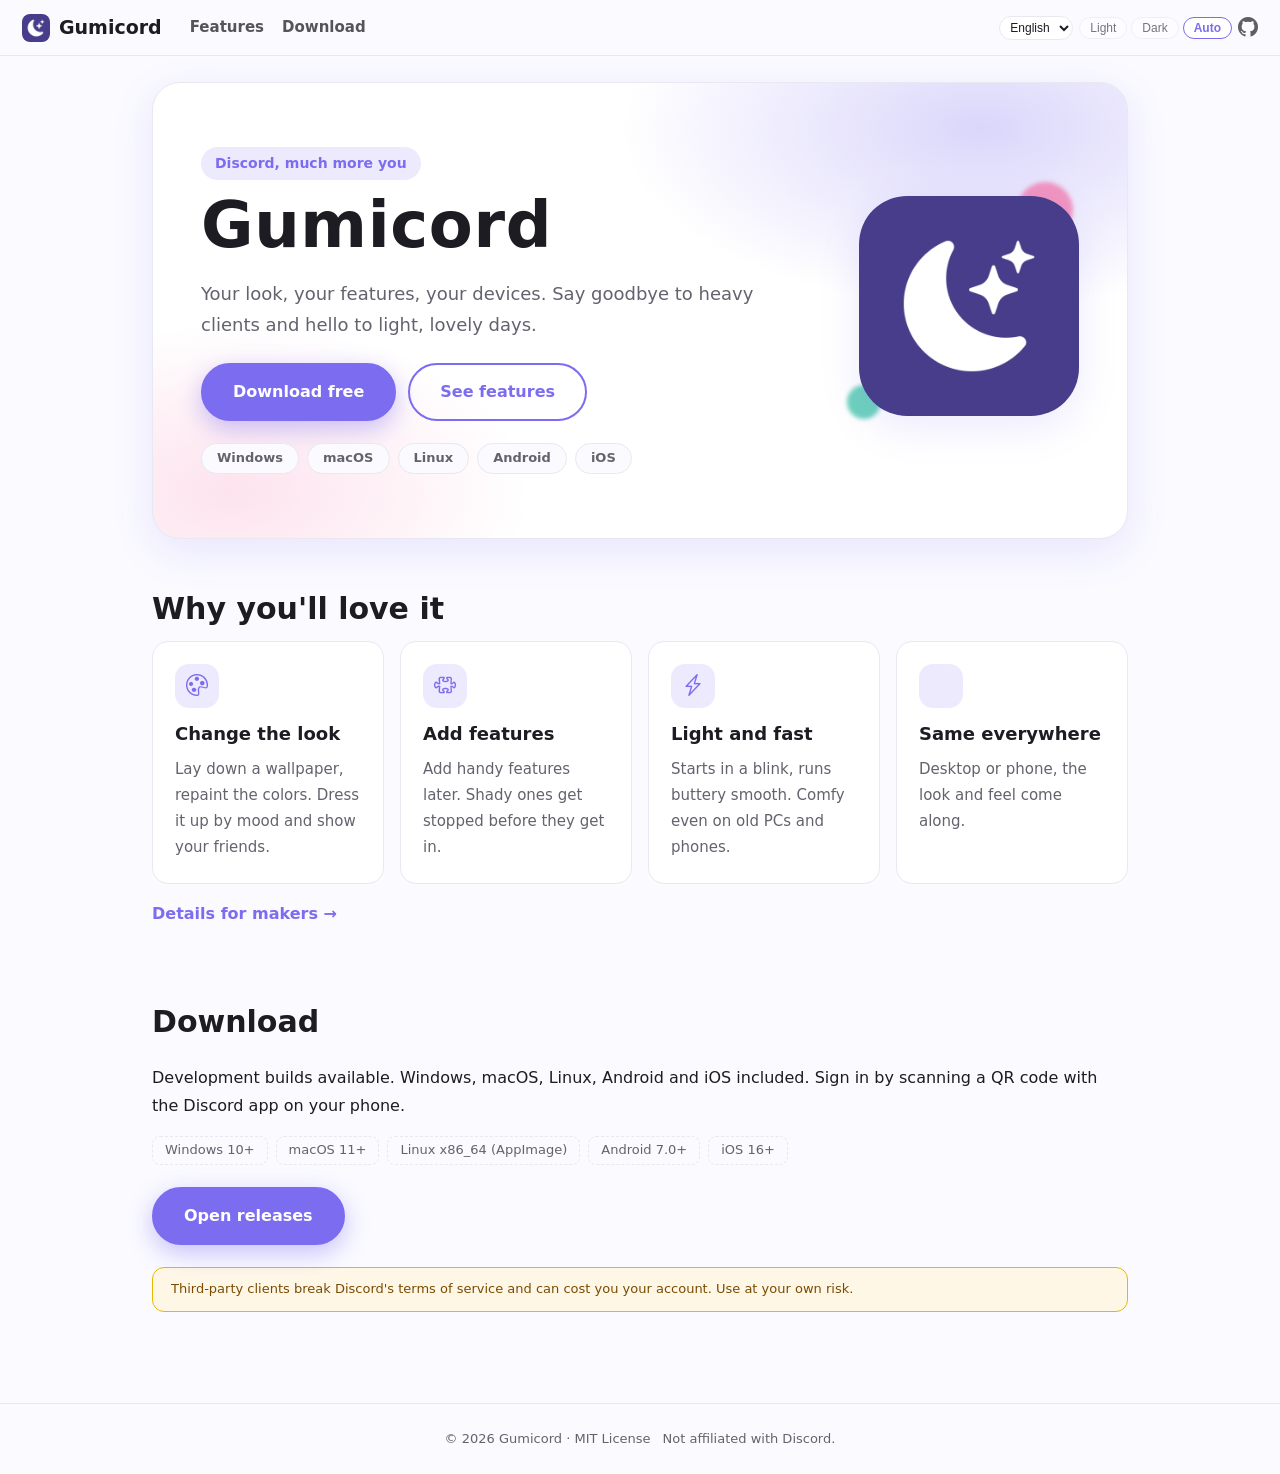
<file: index.html>
<!DOCTYPE html>
<html lang="en" data-theme="light">
<head>
  <meta charset="UTF-8">
  <title>Gumicord — Discord, much more you</title>
  <meta name="viewport" content="width=device-width, initial-scale=1.0">
  <meta name="description" content="Gumicord is a customizable Discord client with themes and plugins. Windows, macOS, Linux, Android and iOS supported.">
  <link rel="canonical" href="https://gumicord.github.io/">
  <link rel="alternate" hreflang="en" href="https://gumicord.github.io/">
  <link rel="alternate" hreflang="ja" href="https://gumicord.github.io/ja/">
  <link rel="alternate" hreflang="x-default" href="https://gumicord.github.io/">
  <meta property="og:type" content="website">
  <meta property="og:site_name" content="Gumicord">
  <meta property="og:title" content="Gumicord — Discord, much more you">
  <meta property="og:description" content="A Discord client you raise with themes and plugins. Windows, macOS, Linux, Android and iOS supported.">
  <meta property="og:url" content="https://gumicord.github.io/">
  <meta property="og:image" content="https://gumicord.github.io/assets/app-icon-desktop.png">
  <meta property="og:locale" content="en_US">
  <meta name="twitter:card" content="summary">
  <meta name="twitter:title" content="Gumicord — Discord, much more you">
  <meta name="twitter:description" content="A Discord client you raise with themes and plugins. Windows, macOS, Linux, Android and iOS supported.">
  <meta name="twitter:image" content="https://gumicord.github.io/assets/app-icon-desktop.png">
  <meta name="theme-color" content="#7c6cf0">
  <meta name="color-scheme" content="light dark">
  <link rel="icon" href="assets/app-icon-desktop.png">
  <link rel="stylesheet" href="https://cdn.jsdelivr.net/npm/bootstrap-icons@1/font/bootstrap-icons.min.css">
  <link rel="stylesheet" href="css/styles.css">
</head>
<body>
  <header class="top">
    <a class="brand" href="#top">
      <img src="assets/app-icon-desktop.png" alt="" width="28" height="28">
      <span>Gumicord</span>
    </a>
    <nav class="links">
      <a href="#features">Features</a>
      <a href="#download">Download</a>
    </nav>
    <div class="controls">
      <select id="lang-select" aria-label="Language">
        <option value="ja">日本語</option>
        <option value="en" selected>English</option>
      </select>
      <div class="theme-switch" role="group" aria-label="Color theme">
        <button type="button" data-mode="light" aria-pressed="false">Light</button>
        <button type="button" data-mode="dark" aria-pressed="false">Dark</button>
        <button type="button" data-mode="auto" aria-pressed="true">Auto</button>
      </div>
      <a class="github-mark" href="https://github.com/gumicord/gumicord" target="_blank" rel="noopener" aria-label="GitHub repository">
        <i class="bi bi-github" style="font-size: 20px;"></i>
      </a>
    </div>
  </header>

  <main id="top">
    <section class="hero">
      <div class="hero-inner">
        <div class="hero-copy">
          <p class="eyebrow">Discord, much more you</p>
          <h1>Gumicord</h1>
          <p class="tagline">Your look, your features, your devices. Say goodbye to heavy clients and hello to light, lovely days.</p>
          <div class="cta">
            <a class="btn primary" href="https://github.com/gumicord/gumicord-nightly/releases">Download free</a>
            <a class="btn ghost" href="#features">See features</a>
          </div>
          <ul class="platforms" aria-label="Platforms">
            <li>Windows</li><li>macOS</li><li>Linux</li><li>Android</li><li>iOS</li>
          </ul>
        </div>
        <div class="hero-art" aria-hidden="true">
          <div class="orb orb-a"></div>
          <div class="orb orb-b"></div>
          <img src="assets/app-icon-desktop.png" alt="">
        </div>
      </div>
    </section>

    <section id="features" class="block">
      <h2>Why you'll love it</h2>
      <div class="grid">
        <article>
          <div class="icon"><i class="bi bi-palette"></i></div>
          <h3>Change the look</h3>
          <p>Lay down a wallpaper, repaint the colors. Dress it up by mood and show your friends.</p>
        </article>
        <article>
          <div class="icon"><i class="bi bi-puzzle"></i></div>
          <h3>Add features</h3>
          <p>Add handy features later. Shady ones get stopped before they get in.</p>
        </article>
        <article>
          <div class="icon"><i class="bi bi-lightning-charge"></i></div>
          <h3>Light and fast</h3>
          <p>Starts in a blink, runs buttery smooth. Comfy even on old PCs and phones.</p>
        </article>
        <article>
          <div class="icon"><i class="bi bi-devices"></i></div>
          <h3>Same everywhere</h3>
          <p>Desktop or phone, the look and feel come along.</p>
        </article>
      </div>
      <p class="more"><a href="https://gumicord.github.io/api-docs/">Details for makers →</a></p>
    </section>

    <section id="download" class="block">
      <h2>Download</h2>
      <p>Development builds available. Windows, macOS, Linux, Android and iOS included. Sign in by scanning a QR code with the Discord app on your phone.</p>
      <ul class="reqs">
        <li>Windows 10+</li><li>macOS 11+</li><li>Linux x86_64 (AppImage)</li><li>Android 7.0+</li><li>iOS 16+</li>
      </ul>
      <div class="cta">
        <a class="btn primary" href="https://github.com/gumicord/gumicord-nightly/releases">Open releases</a>
      </div>
      <p class="warn small">Third-party clients break Discord's terms of service and can cost you your account. Use at your own risk.</p>
    </section>
  </main>

  <footer>
    <span>© 2026 Gumicord · MIT License</span>
    <span class="disclaimer">Not affiliated with Discord.</span>
  </footer>

  <script src="js/app.js"></script>
</body>
</html>
</file>
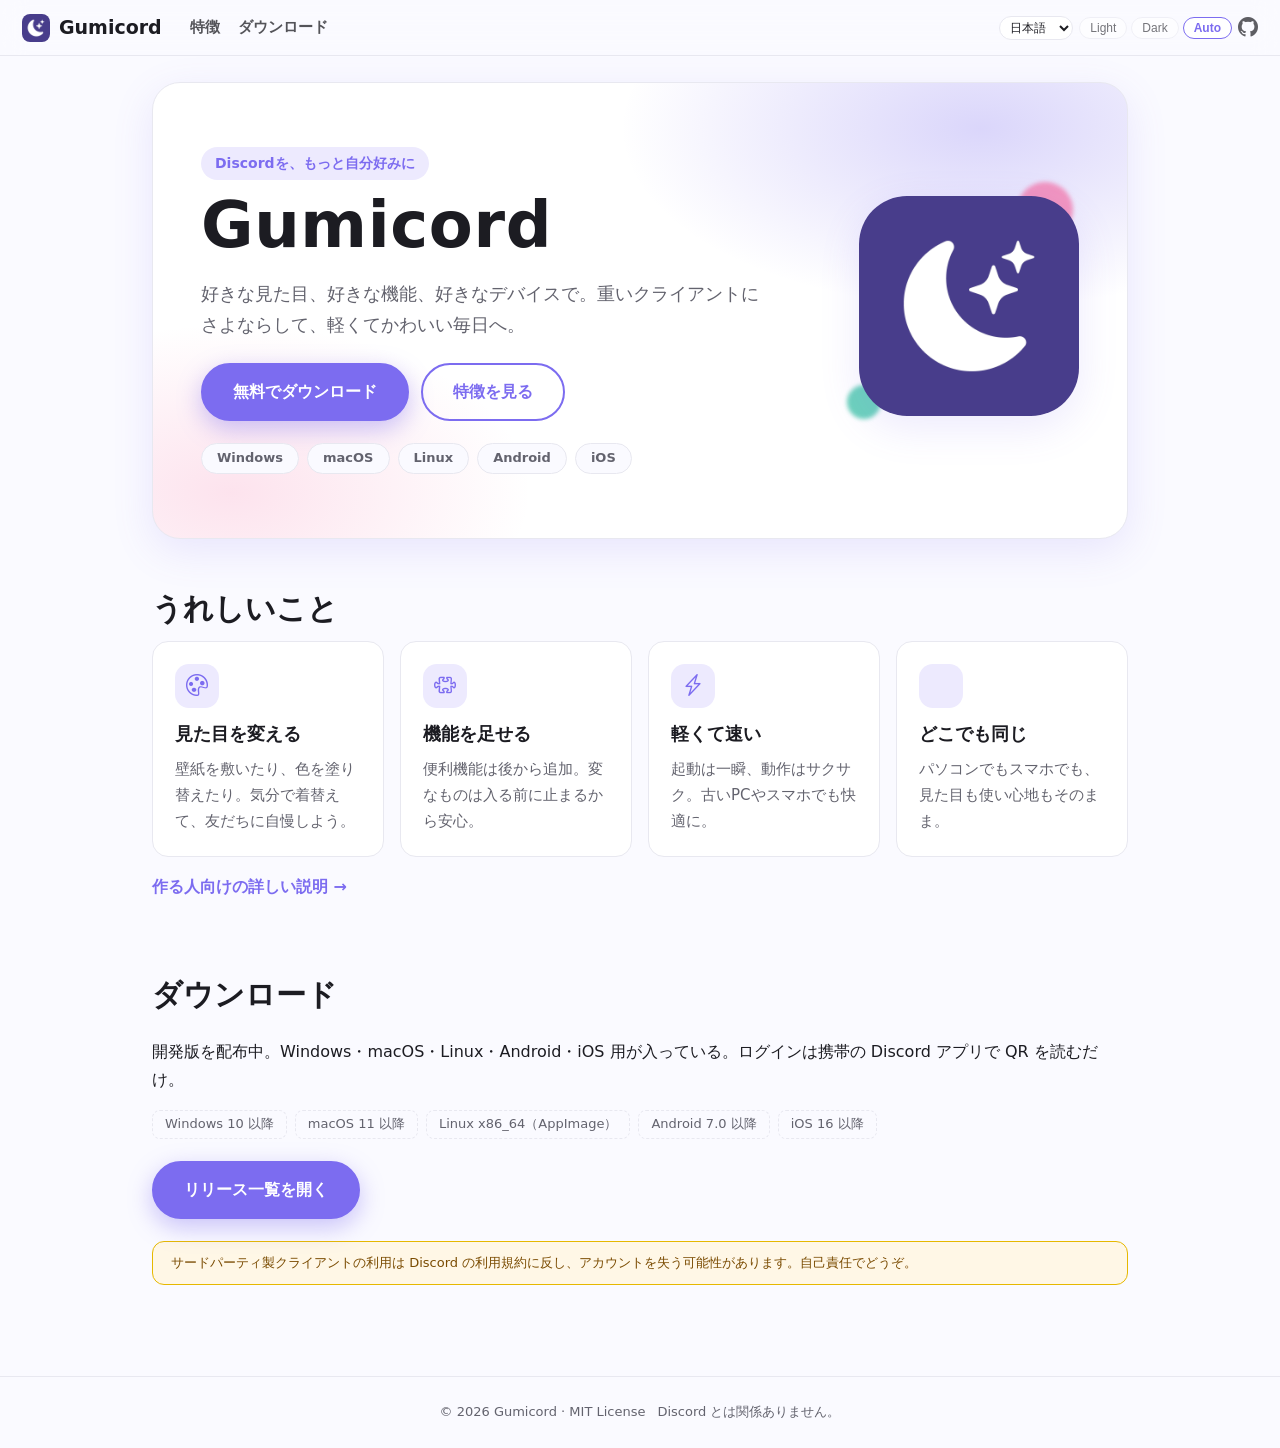
<file: ja/index.html>
<!DOCTYPE html>
<html lang="ja" data-theme="light">
<head>
  <meta charset="UTF-8">
  <title>Gumicord — Discordを、もっと自分好みに</title>
  <meta name="viewport" content="width=device-width, initial-scale=1.0">
  <meta name="description" content="Gumicord はテーマとプラグインで自分好みに育てる Discord クライアント。Windows・macOS・Linux・Android・iOS に対応。">
  <link rel="canonical" href="https://gumicord.github.io/ja/">
  <link rel="alternate" hreflang="en" href="https://gumicord.github.io/">
  <link rel="alternate" hreflang="ja" href="https://gumicord.github.io/ja/">
  <link rel="alternate" hreflang="x-default" href="https://gumicord.github.io/">
  <meta property="og:type" content="website">
  <meta property="og:site_name" content="Gumicord">
  <meta property="og:title" content="Gumicord — Discordを、もっと自分好みに">
  <meta property="og:description" content="テーマとプラグインで育てる Discord クライアント。Windows・macOS・Linux・Android・iOS に対応。">
  <meta property="og:url" content="https://gumicord.github.io/ja/">
  <meta property="og:image" content="https://gumicord.github.io/assets/app-icon-desktop.png">
  <meta property="og:locale" content="ja_JP">
  <meta name="twitter:card" content="summary">
  <meta name="twitter:title" content="Gumicord — Discordを、もっと自分好みに">
  <meta name="twitter:description" content="テーマとプラグインで育てる Discord クライアント。Windows・macOS・Linux・Android・iOS に対応。">
  <meta name="twitter:image" content="https://gumicord.github.io/assets/app-icon-desktop.png">
  <meta name="theme-color" content="#7c6cf0">
  <meta name="color-scheme" content="light dark">
  <link rel="icon" href="../assets/app-icon-desktop.png">
  <link rel="stylesheet" href="https://cdn.jsdelivr.net/npm/bootstrap-icons@1/font/bootstrap-icons.min.css">
  <link rel="stylesheet" href="../css/styles.css">
</head>
<body>
  <header class="top">
    <a class="brand" href="#top">
      <img src="../assets/app-icon-desktop.png" alt="" width="28" height="28">
      <span>Gumicord</span>
    </a>
    <nav class="links">
      <a href="#features">特徴</a>
      <a href="#download">ダウンロード</a>
    </nav>
    <div class="controls">
      <select id="lang-select" aria-label="Language">
        <option value="ja" selected>日本語</option>
        <option value="en">English</option>
      </select>
      <div class="theme-switch" role="group" aria-label="Color theme">
        <button type="button" data-mode="light" aria-pressed="false">Light</button>
        <button type="button" data-mode="dark" aria-pressed="false">Dark</button>
        <button type="button" data-mode="auto" aria-pressed="true">Auto</button>
      </div>
      <a class="github-mark" href="https://github.com/gumicord/gumicord" target="_blank" rel="noopener" aria-label="GitHub repository">
        <i class="bi bi-github" style="font-size: 20px;"></i>
      </a>
    </div>
  </header>

  <main id="top">
    <section class="hero">
      <div class="hero-inner">
        <div class="hero-copy">
          <p class="eyebrow">Discordを、もっと自分好みに</p>
          <h1>Gumicord</h1>
          <p class="tagline">好きな見た目、好きな機能、好きなデバイスで。重いクライアントにさよならして、軽くてかわいい毎日へ。</p>
          <div class="cta">
            <a class="btn primary" href="https://github.com/gumicord/gumicord-nightly/releases">無料でダウンロード</a>
            <a class="btn ghost" href="#features">特徴を見る</a>
          </div>
          <ul class="platforms" aria-label="Platforms">
            <li>Windows</li><li>macOS</li><li>Linux</li><li>Android</li><li>iOS</li>
          </ul>
        </div>
        <div class="hero-art" aria-hidden="true">
          <div class="orb orb-a"></div>
          <div class="orb orb-b"></div>
          <img src="../assets/app-icon-desktop.png" alt="">
        </div>
      </div>
    </section>

    <section id="features" class="block">
      <h2>うれしいこと</h2>
      <div class="grid">
        <article>
          <div class="icon"><i class="bi bi-palette"></i></div>
          <h3>見た目を変える</h3>
          <p>壁紙を敷いたり、色を塗り替えたり。気分で着替えて、友だちに自慢しよう。</p>
        </article>
        <article>
          <div class="icon"><i class="bi bi-puzzle"></i></div>
          <h3>機能を足せる</h3>
          <p>便利機能は後から追加。変なものは入る前に止まるから安心。</p>
        </article>
        <article>
          <div class="icon"><i class="bi bi-lightning-charge"></i></div>
          <h3>軽くて速い</h3>
          <p>起動は一瞬、動作はサクサク。古いPCやスマホでも快適に。</p>
        </article>
        <article>
          <div class="icon"><i class="bi bi-devices"></i></div>
          <h3>どこでも同じ</h3>
          <p>パソコンでもスマホでも、見た目も使い心地もそのまま。</p>
        </article>
      </div>
      <p class="more"><a href="https://gumicord.github.io/api-docs/">作る人向けの詳しい説明 →</a></p>
    </section>

    <section id="download" class="block">
      <h2>ダウンロード</h2>
      <p>開発版を配布中。Windows・macOS・Linux・Android・iOS 用が入っている。ログインは携帯の Discord アプリで QR を読むだけ。</p>
      <ul class="reqs">
        <li>Windows 10 以降</li><li>macOS 11 以降</li><li>Linux x86_64（AppImage）</li><li>Android 7.0 以降</li><li>iOS 16 以降</li>
      </ul>
      <div class="cta">
        <a class="btn primary" href="https://github.com/gumicord/gumicord-nightly/releases">リリース一覧を開く</a>
      </div>
      <p class="warn small">サードパーティ製クライアントの利用は Discord の利用規約に反し、アカウントを失う可能性があります。自己責任でどうぞ。</p>
    </section>
  </main>

  <footer>
    <span>© 2026 Gumicord · MIT License</span>
    <span class="disclaimer">Discord とは関係ありません。</span>
  </footer>

  <script src="../js/app.js"></script>
</body>
</html>
</file>
<file: css/styles.css>
:root {
  --bg: #fafaff;
  --fg: #1c1c22;
  --muted: #63636e;
  --card: #ffffff;
  --border: #e8e8f0;
  --accent: #7c6cf0;
  --accent-soft: #edeafe;
  --accent-fg: #ffffff;
  --warn-bg: #fff7e6;
  --warn-fg: #7a4b00;
  --warn-border: #e6b800;
  --shadow: 0 12px 40px rgba(124, 108, 240, 0.14);
  --radius: 16px;
}
html[data-theme="dark"] {
  --bg: #121218;
  --fg: #ececf1;
  --muted: #a2a2ad;
  --card: #1c1c24;
  --border: #2e2e3a;
  --accent: #9a8ff5;
  --accent-soft: #26233d;
  --accent-fg: #14141a;
  --warn-bg: #2a2000;
  --warn-fg: #ffd479;
  --warn-border: #8a6d00;
  --shadow: 0 12px 40px rgba(0, 0, 0, 0.45);
}
* { box-sizing: border-box; }
body {
  margin: 0;
  background: var(--bg);
  color: var(--fg);
  font-family: "Inter", "Hiragino Maru Gothic ProN", "Hiragino Kaku Gothic ProN", "Noto Sans JP", system-ui, sans-serif;
  line-height: 1.75;
  transition: background 0.25s, color 0.25s;
}
.top {
  display: flex; align-items: center; gap: 16px;
  padding: 10px 22px;
  position: sticky; top: 0; z-index: 100;
  background: color-mix(in srgb, var(--bg) 82%, transparent);
  backdrop-filter: blur(12px);
  border-bottom: 1px solid var(--border);
  flex-wrap: wrap;
}
.brand { display: flex; align-items: center; gap: 9px; font-weight: 800; font-size: 19px; color: var(--fg); text-decoration: none; }
.brand img { border-radius: 8px; }
.links { display: flex; gap: 18px; margin-left: 12px; }
.links a { color: var(--fg); text-decoration: none; opacity: 0.75; font-weight: 600; font-size: 15px; }
.links a:hover { opacity: 1; color: var(--accent); }
.controls { margin-left: auto; display: flex; gap: 6px; align-items: center; }
.controls select {
  font-size: 12px; padding: 3px 6px;
  border: 1px solid var(--border); border-radius: 999px;
  background: var(--card); color: inherit; cursor: pointer;
}
.controls select option { color: initial; }
.theme-switch { display: flex; gap: 4px; }
.theme-switch button {
  font-size: 12px; padding: 3px 10px;
  border: 1px solid var(--border); border-radius: 999px;
  background: var(--card); color: inherit; cursor: pointer; opacity: 0.6;
}
.theme-switch button[aria-pressed="true"] { opacity: 1; font-weight: bold; border-color: var(--accent); color: var(--accent); }
.github-mark { display: inline-flex; color: inherit; opacity: 0.7; }
.github-mark:hover { opacity: 1; color: var(--accent); }
main { max-width: 1020px; margin: 0 auto; padding: 0 22px 70px; }

/* hero */
.hero {
  border-radius: 28px;
  margin-top: 26px;
  padding: 64px 48px;
  background:
    radial-gradient(600px 300px at 85% 10%, rgba(124, 108, 240, 0.28), transparent 60%),
    radial-gradient(500px 280px at 8% 90%, rgba(244, 114, 167, 0.20), transparent 60%),
    var(--card);
  border: 1px solid var(--border);
  box-shadow: var(--shadow);
  overflow: hidden;
}
.hero-inner { display: flex; gap: 40px; align-items: center; flex-wrap: wrap; }
.hero-copy { flex: 1 1 320px; }
.eyebrow {
  display: inline-block; margin: 0 0 10px;
  background: var(--accent-soft); color: var(--accent);
  font-weight: 700; font-size: 14px;
  padding: 4px 14px; border-radius: 999px;
}
.hero h1 { font-size: 64px; margin: 0 0 10px; letter-spacing: 0.01em; line-height: 1.1; }
.tagline { font-size: 18px; color: var(--muted); max-width: 560px; }
.cta { display: flex; gap: 12px; flex-wrap: wrap; margin: 22px 0; }
.btn {
  display: inline-block; padding: 13px 30px; border-radius: 999px;
  font-weight: 800; font-size: 16px; text-decoration: none;
  border: 2px solid var(--accent); color: var(--accent);
  transition: transform 0.12s;
}
.btn:hover { transform: translateY(-2px); }
.btn.primary { background: var(--accent); color: #fff; box-shadow: 0 8px 24px rgba(124, 108, 240, 0.4); }
html[data-theme="dark"] .btn.primary { color: #14141a; }
.btn.ghost { background: transparent; }
.platforms { list-style: none; display: flex; gap: 8px; flex-wrap: wrap; padding: 0; margin: 6px 0 0; }
.platforms li { border: 1px solid var(--border); background: var(--bg); border-radius: 999px; padding: 3px 15px; font-size: 13px; color: var(--muted); font-weight: 600; }
.hero-art { position: relative; flex: 0 0 220px; margin: 0 auto; }
.hero-art img { width: 220px; height: 220px; border-radius: 48px; box-shadow: var(--shadow); position: relative; }
.orb { position: absolute; border-radius: 50%; filter: blur(2px); opacity: 0.7; animation: float 5s ease-in-out infinite; }
.orb-a { width: 56px; height: 56px; background: #f472a7; top: -14px; right: 6px; }
.orb-b { width: 34px; height: 34px; background: #2fbfa0; bottom: 6px; left: -12px; animation-delay: 2.2s; }
@keyframes float { 0%, 100% { transform: translateY(0); } 50% { transform: translateY(-14px); } }

/* features */
.block { padding: 44px 0 8px; }
.block h2 { font-size: 30px; margin: 0 0 6px; }
.grid { display: grid; grid-template-columns: repeat(auto-fit, minmax(220px, 1fr)); gap: 16px; }
.grid article {
  background: var(--card); border: 1px solid var(--border);
  border-radius: var(--radius); padding: 22px;
  transition: transform 0.12s, box-shadow 0.12s;
}
.grid article:hover { transform: translateY(-4px); box-shadow: var(--shadow); }
.grid .icon {
  width: 44px; height: 44px; border-radius: 14px;
  background: var(--accent-soft); color: var(--accent);
  display: flex; align-items: center; justify-content: center;
  font-size: 22px; margin-bottom: 10px;
}
.grid h3 { margin: 0 0 6px; font-size: 18px; }
.grid p { margin: 0; color: var(--muted); font-size: 15px; }
.more { margin-top: 16px; }
.more a { color: var(--accent); font-weight: 700; text-decoration: none; }

/* download */
.warn {
  background: var(--warn-bg); color: var(--warn-fg);
  border: 1px solid var(--warn-border); border-radius: 12px;
  padding: 10px 18px; font-size: 14px; max-width: 680px;
}
.warn.small { font-size: 13px; }
#download .cta { justify-content: flex-start; }
#download .warn { max-width: none; }
.reqs { list-style: none; display: flex; gap: 8px; flex-wrap: wrap; padding: 0; margin: 14px 0; }
.reqs li { font-size: 13px; color: var(--muted); border: 1px dashed var(--border); border-radius: 8px; padding: 2px 12px; }
footer {
  border-top: 1px solid var(--border); color: var(--muted);
  display: flex; gap: 12px; justify-content: center; flex-wrap: wrap;
  padding: 24px; font-size: 13px;
}
@media (max-width: 640px) {
  .hero { padding: 44px 24px; }
  .hero h1 { font-size: 44px; }
  .links { display: none; }
  .hero-art { display: none; }
  .mk-channels { display: none; }
}
</file>
